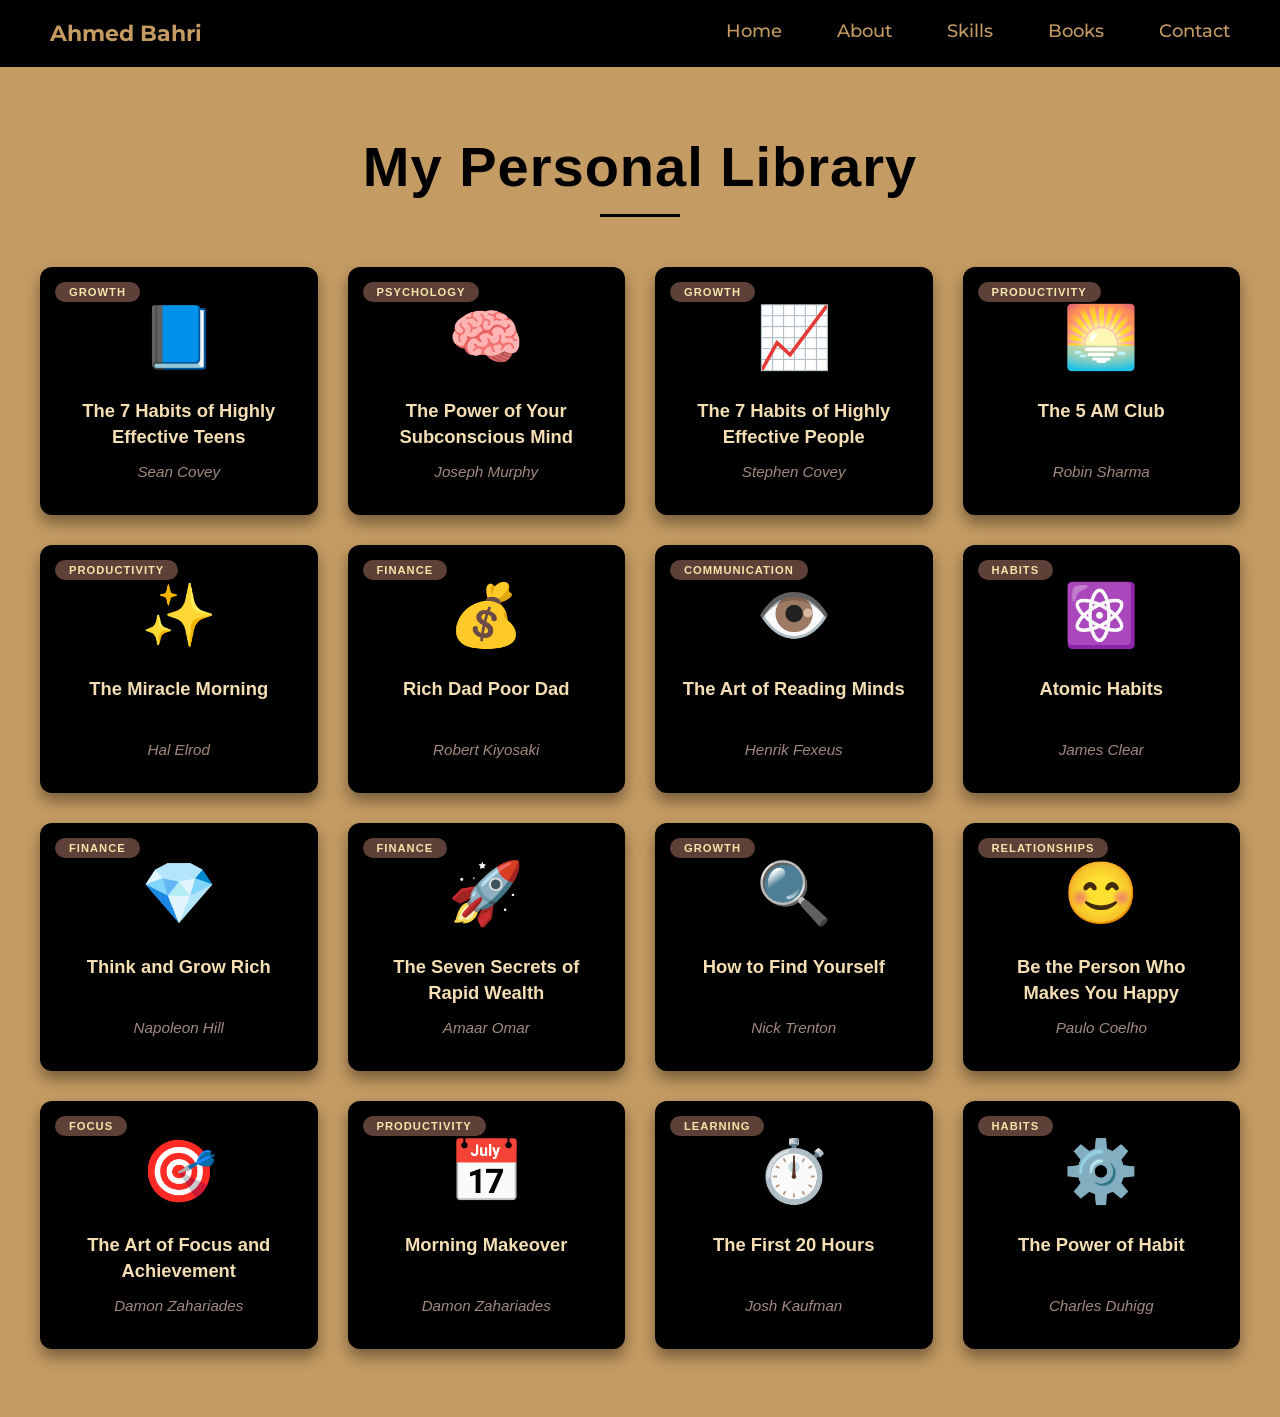
<file: books.html>
<!DOCTYPE html>
<html lang="en">
<head>
    <meta charset="UTF-8">
    <meta name="viewport" content="width=device-width, initial-scale=1.0">
    <title>Books</title>
    <link rel="preconnect" href="https://fonts.gstatic.com" crossorigin>
    <link href="https://fonts.googleapis.com/css2?family=Dancing+Script:wght@400..700&family=EB+Garamond:ital,wght@0,400..800;1,400..800&family=Macondo&family=Merriweather:ital,opsz,wght@0,18..144,300..900;1,18..144,300..900&family=Montserrat:ital,wght@0,100..900;1,100..900&family=Nunito:ital,wght@0,200..1000;1,200..1000&family=Rubik+Storm&family=Sono:wght,MONO@200..800,1&family=Tagesschrift&display=swap" rel="stylesheet">
</head>
<style>
        body{
        background-color: #c49b63;
        font-family: "Montserrat", sans-serif;
        font-optical-sizing: auto;
        font-weight: 500;
        font-style: normal;
    }
    nav {
        background-color: black;
        display: flex;
        justify-content: space-between;
        align-items: center;
        padding: 20px 50px;
        position: fixed;
        top: 0;
        left: 0;
        width: 100%;
        box-sizing: border-box;
        z-index: 1000;
    }
    .logo {
        color: #c49b63;
        font-size: 22px;
        font-weight: bold;
    }
    nav ul {
        list-style: none;
        display: flex;
        gap: 30px;
        margin: 0;
        padding: 0;
    }
    nav ul li {
        margin-left: 25px;
    }
    nav ul li a {
       text-decoration: none; 
       color: #c49b63;
       font-size: 18px;
       transition: color 0.3 ease;
       position: relative;
       padding-bottom: 5px;
       display: inline-block;
    }
    nav ul li a::after {
        content: "";
        position: absolute;
        left: 0;
        bottom: 0;
        width: 0;
        height: 2px;
        background-color: #c49b63;
        transition: width 0.3s ease;
    }
    nav ul li a:hover {
        color: #c49b63;
    }
    nav ul li a:hover::after {
        width: 100%;
    }
@import url('https://fonts.googleapis.com/css2?family=Playfair+Display:wght@700&family=Poppins:wght@400;500;600&display=swap');

.library-section {
    padding: 60px 20px;
    background-color: #c49b63; 
    direction: ltr;
    font-family: 'Poppins', sans-serif; 
    padding-top: 80px;
}
.section-heading {
    text-align: center;
    margin-bottom: 50px;
    font-size: 3.5rem;
    color: black; 
    text-transform: capitalize;
    letter-spacing: 1px;
    position: relative;
}
.section-heading::after {
    content: '';
    display: block;
    width: 80px;
    height: 3px;
    background-color: black;
    margin: 15px auto 0;
}
.books-grid {
    display: grid;
    grid-template-columns: repeat(auto-fit, minmax(260px, 1fr));
    gap: 30px;
    max-width: 1200px;
    margin: 0 auto;
}
.book-card {
    background-color: #000000; 
    border-radius: 12px;
    padding: 35px 25px;
    text-align: center;
    box-shadow: 0 8px 15px rgba(0,0,0,0.4); 
    transition: all 0.4s ease;
    position: relative;
    overflow: hidden;
    z-index: 1;
}
.book-card:hover {
    transform: translateY(-10px);
}
.category {
    position: absolute;
    top: 15px;
    left: 15px;
    background: #5d4037; 
    color: #f3e5ab; 
    font-size: 0.7rem;
    font-weight: 600;
    padding: 4px 14px;
    border-radius: 20px;
    text-transform: uppercase;
    letter-spacing: 1px;
}
.book-icon {
    font-size: 3.8rem;
    margin-bottom: 25px;
    display: block;
    text-shadow: 2px 2px 4px rgba(0,0,0,0.5); 
}
.book-card h3 {
    font-size: 1.15rem;
    color: wheat; 
    margin-bottom: 10px;
    line-height: 1.4;
    font-weight: 600;
    min-height: 55px; 
    font-family: 'Poppins', sans-serif;
}
.book-card p {
    font-size: 0.95rem;
    color: #a1887f; 
    margin: 0;
    font-weight: 400;
    font-style: italic;
}
.book-card::before {
    content: '';
    position: absolute;
    bottom: 0;
    left: 0;
    width: 100%;
    height: 4px;
    background-color: #c49b63; 
    transform: scaleX(0); 
    transition: transform 0.3s ease;
}
.book-card:hover::before {
    transform: scaleX(1); 
}
</style>
<body>
    <nav>
        <div class="logo">
            Ahmed Bahri
        </div>
        <ul>
            <li><a href="index.html">Home</a></li>
            <li><a href="About.html">About</a></li>
            <li><a href="skills.html">Skills</a></li>
            <li><a href="books.html">Books</a></li>
            <li><a href="contact.html">Contact</a></li>
        </ul>
    </nav>
    <section class="library-section">
    <h2 class="section-heading">My Personal Library</h2>
    <div class="books-grid">
        <div class="book-card">
            <span class="category">Growth</span>
            <div class="book-icon">📘</div>
            <h3>The 7 Habits of Highly Effective Teens</h3>
            <p>Sean Covey</p>
        </div>
        <div class="book-card">
            <span class="category">Psychology</span>
            <div class="book-icon">🧠</div>
            <h3>The Power of Your Subconscious Mind</h3>
            <p>Joseph Murphy</p>
        </div>
        <div class="book-card">
            <span class="category">Growth</span>
            <div class="book-icon">📈</div>
            <h3>The 7 Habits of Highly Effective People</h3>
            <p>Stephen Covey</p>
        </div>
        <div class="book-card">
            <span class="category">Productivity</span>
            <div class="book-icon">🌅</div>
            <h3>The 5 AM Club</h3>
            <p>Robin Sharma</p>
        </div>
        <div class="book-card">
            <span class="category">Productivity</span>
            <div class="book-icon">✨</div>
            <h3>The Miracle Morning</h3>
            <p>Hal Elrod</p>
        </div>
        <div class="book-card">
            <span class="category">Finance</span>
            <div class="book-icon">💰</div>
            <h3>Rich Dad Poor Dad</h3>
            <p>Robert Kiyosaki</p>
        </div>
        <div class="book-card">
            <span class="category">Communication</span>
            <div class="book-icon">👁️</div>
            <h3>The Art of Reading Minds</h3>
            <p>Henrik Fexeus</p>
        </div>
        <div class="book-card">
            <span class="category">Habits</span>
            <div class="book-icon">⚛️</div>
            <h3>Atomic Habits</h3>
            <p>James Clear</p>
        </div>
        <div class="book-card">
            <span class="category">Finance</span>
            <div class="book-icon">💎</div>
            <h3>Think and Grow Rich</h3>
            <p>Napoleon Hill</p>
        </div>
        <div class="book-card">
            <span class="category">Finance</span>
            <div class="book-icon">🚀</div>
            <h3>The Seven Secrets of Rapid Wealth</h3>
            <p>Amaar Omar</p>
        </div>
        <div class="book-card">
            <span class="category">Growth</span>
            <div class="book-icon">🔍</div>
            <h3>How to Find Yourself</h3>
            <p>Nick Trenton</p>
        </div>
        <div class="book-card">
            <span class="category">Relationships</span>
            <div class="book-icon">😊</div>
            <h3>Be the Person Who Makes You Happy</h3>
            <p>Paulo Coelho</p>
        </div>
        <div class="book-card">
            <span class="category">Focus</span>
            <div class="book-icon">🎯</div>
            <h3>The Art of Focus and Achievement</h3>
            <p>Damon Zahariades</p>
        </div>
        <div class="book-card">
            <span class="category">Productivity</span>
            <div class="book-icon">📅</div>
            <h3>Morning Makeover</h3>
            <p>Damon Zahariades</p>
        </div>
        <div class="book-card">
            <span class="category">Learning</span>
            <div class="book-icon">⏱️</div>
            <h3>The First 20 Hours</h3>
            <p>Josh Kaufman</p>
        </div>
        <div class="book-card">
            <span class="category">Habits</span>
            <div class="book-icon">⚙️</div>
            <h3>The Power of Habit</h3>
            <p>Charles Duhigg</p>
        </div>
    </div>
</section>

</body>
</html>
</file>
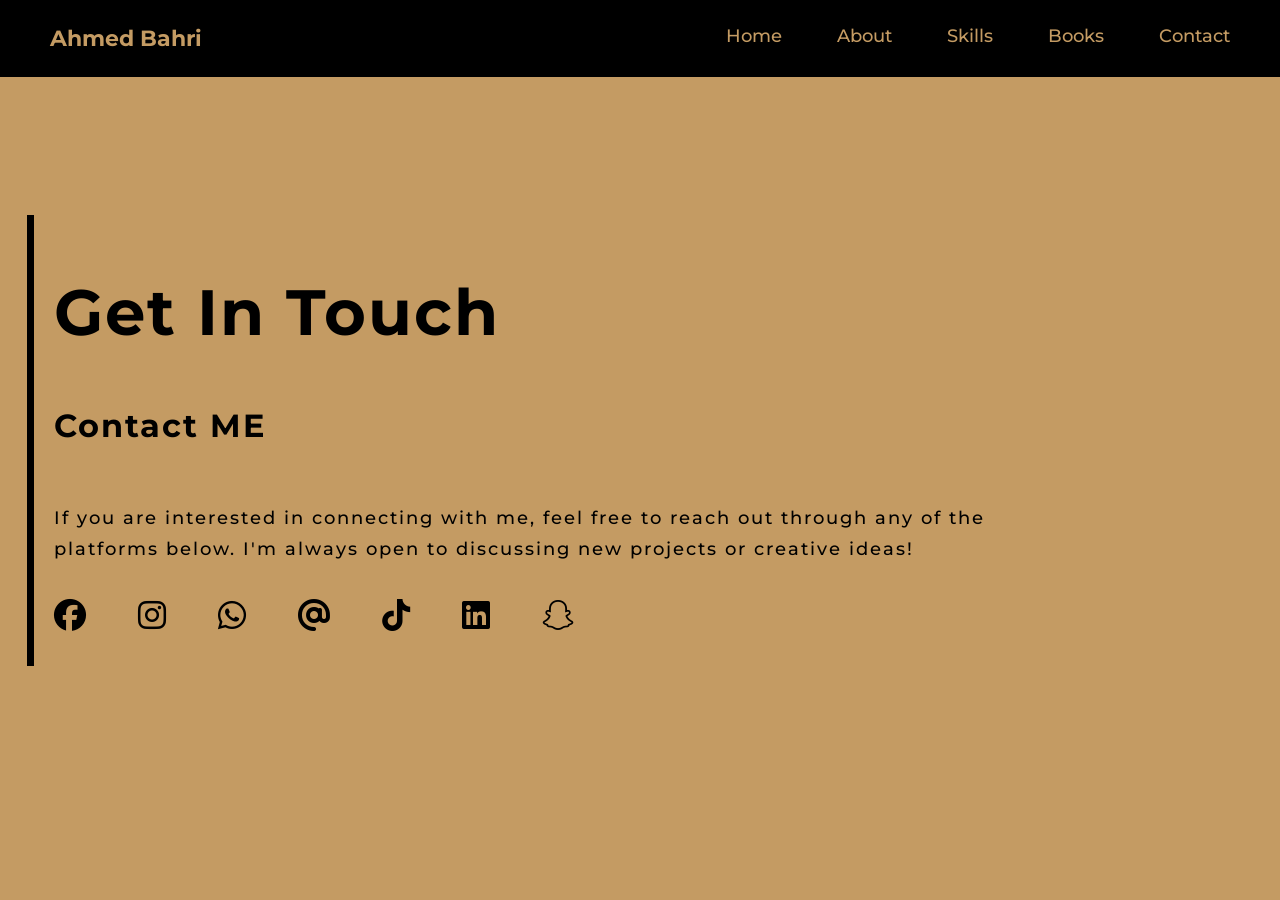
<file: contact.html>
<!DOCTYPE html>
<html lang="en">
<head>
    <meta charset="UTF-8">
    <meta name="viewport" content="width=device-width, initial-scale=1.0">
    <title>Contact</title>
    <link rel="preconnect" href="https://fonts.gstatic.com" crossorigin>
    <link href="https://fonts.googleapis.com/css2?family=Dancing+Script:wght@400..700&family=EB+Garamond:ital,wght@0,400..800;1,400..800&family=Macondo&family=Merriweather:ital,opsz,wght@0,18..144,300..900;1,18..144,300..900&family=Montserrat:ital,wght@0,100..900;1,100..900&family=Nunito:ital,wght@0,200..1000;1,200..1000&family=Rubik+Storm&family=Sono:wght,MONO@200..800,1&family=Tagesschrift&display=swap" rel="stylesheet">
    <link rel="stylesheet" href="https://cdnjs.cloudflare.com/ajax/libs/font-awesome/6.4.0/css/all.min.css">

</head>
<style>
    body{
        background-color: #c49b63;
        font-family: "Montserrat", sans-serif;
        font-optical-sizing: auto;
        font-weight: 500;
        font-style: normal;
        line-height: 1.7;
    }
    nav {
        background-color: black;
        display: flex;
        justify-content: space-between;
        align-items: center;
        padding: 20px 50px;
        position: fixed;
        top: 0;
        left: 0;
        width: 100%;
        box-sizing: border-box;
    }
    .logo {
        color: #c49b63;
        font-size: 22px;
        font-weight: bold;
    }
    nav ul {
        list-style: none;
        display: flex;
        gap: 30px;
        margin: 0;
        padding: 0;
    }
    nav ul li {
        margin-left: 25px;
    }
    nav ul li a {
       text-decoration: none; 
       color: #c49b63;
       font-size: 18px;
       transition: color 0.3 ease;
       position: relative;
       padding-bottom: 5px;
       display: inline-block;
    }
    nav ul li a::after {
        content: "";
        position: absolute;
        left: 0;
        bottom: 0;
        width: 0;
        height: 2px;
        background-color: #c49b63;
        transition: width 0.3s ease;
    }
    nav ul li a:hover {
        color: #c49b63;
    }
    nav ul li a:hover::after {
        width: 100%;
    }
    .contact {
        display: flex;
        justify-content: center;
        align-items: center;
        min-height: 85vh;
        padding: 50px;
        letter-spacing: 2px;
    }
    .content {
        display: flex;
        flex-direction: column;
        max-width: 1000px;
        border-left: 7px solid black;
        padding-left: 20px;
        margin-left: -200px;
    }
    .contact-text {
        flex:1;
    }
    .social-links {
        list-style: none;
        padding:0;
        display: flex;
        gap: 50px;
        margin-bottom: 20px;
    }
    .social-links li {
        margin-bottom: 15px;
        font-size: 1.1rem;
    }
    .social-links a {
        text-decoration: none;
        color: black;
        display: flex;
        align-items: center;
        gap: 10px;
        font-size: 2rem;
    }
    h1 {
        font-size: 4rem;
        margin-bottom: 0;
    }
    h3 {
        font-size: 2rem;
    }
    p {
        font-size: 18px;
    }
</style>
<body>
    <nav>
        <div class="logo">
            Ahmed Bahri
        </div>
        <ul>
            <li><a href="index.html">Home</a></li>
            <li><a href="About.html">About</a></li>
            <li><a href="skills.html">Skills</a></li>
            <li><a href="books.html">Books</a></li>
            <li><a href="contact.html">Contact</a></li>
            
        </ul>
    </nav>
    <div class="contact">
       
        <div class="content">
        <div class="contact-text"></div>
        <h1>Get In Touch</h1>
        <h3>Contact ME</h3>
        <p>If you are interested in connecting with me, feel free to reach out through any of the platforms below.
            I'm always open to discussing new projects or creative ideas!
        </p>
        <ul class="social-links">
            <li><a href="https://www.facebook.com/ahmed.taeser.3/" target="_blank" rel="noopener noreferrer" ><i class="fa-brands fa-facebook"></i></a></li>
            <li><a href="https://www.instagram.com/a7tb_1/" target="_blank" rel="noopener noreferrer" ><i class="fa-brands fa-instagram"></i></a></li>
            <li><a href="https://wa.me/201112983075" target="_blank" rel="noopener noreferrer" ><i class="fa-brands fa-whatsapp"></i></a></li>
            <li><a href="mailto:ahmedteaser12@gmail.com" target="_blank" rel="noopener noreferrer" ><i class="fa-solid fa-at"></i></a></li>
            <li><a href="https://www.tiktok.com/@ahmed_tayser_12" target="_blank" rel="noopener noreferrer" ><i class="fa-brands fa-tiktok"></i></a></li>
            <li><a href="https://www.linkedin.com/in/ahmed-bahri-6145763a7?utm_source=share_via&utm_content=profile&utm_medium=member_android" target="_blank" rel="noopener noreferrer" ><i class="fa-brands fa-linkedin"></i></a></li>
            <li><a href="https://www.snapchat.com/add/ahmed_tayserr" target="_blank" rel="noopener noreferrer" ><i class="fa-brands fa-snapchat"></i></a></li>
        </ul>
        </div>
    </div>
</body>
</html>
</file>
